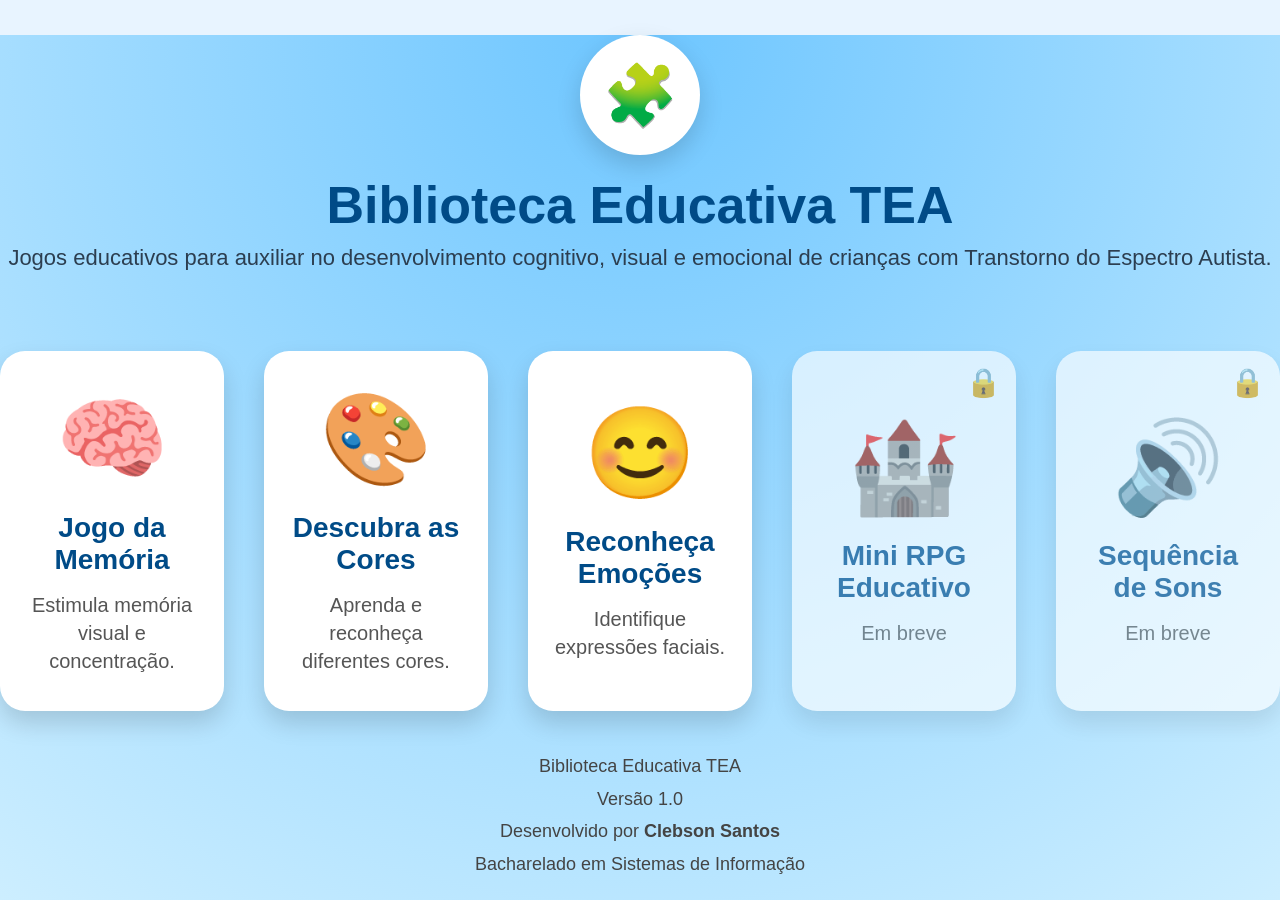
<file: index.html>
<!DOCTYPE html>
<html lang="pt-BR">

<head>

    <meta charset="UTF-8">
    <meta name="viewport" content="width=device-width, initial-scale=1.0">

    <title>Biblioteca TEA</title>

    <link rel="stylesheet" href="css/style.css">

</head>

<body>

    <div class="background"></div>

    <header>

        <div class="logo">

            🧩

        </div>

        <h1>Biblioteca Educativa TEA</h1>

        <p>
            Jogos educativos para auxiliar no desenvolvimento cognitivo,
            visual e emocional de crianças com Transtorno do Espectro Autista.
        </p>

    </header>


    <main>

        <div class="cards">

            <div class="card" onclick="abrirJogo('memoria')">

                <div class="icone">🧠</div>

                <h2>Jogo da Memória</h2>

                <p>Estimula memória visual e concentração.</p>

            </div>


            <div class="card" onclick="abrirJogo('cores')">

                <div class="icone">🎨</div>

                <h2>Descubra as Cores</h2>

                <p>Aprenda e reconheça diferentes cores.</p>

            </div>


            <div class="card" onclick="abrirJogo('emocoes')">

                <div class="icone">😊</div>

                <h2>Reconheça Emoções</h2>

                <p>Identifique expressões faciais.</p>

            </div>

            <div class="card bloqueado">

                <div class="cadeado">
                    🔒
                </div>

                <div class="icone">
                    🏰
                </div>

                <h2>Mini RPG Educativo</h2>

                <p>

                    Em breve

                </p>

            </div>

            <div class="card bloqueado">

                <div class="cadeado">
                    🔒
                </div>

                <div class="icone">
                    🔊
                </div>

                <h2>Sequência de Sons</h2>

                <p>

                    Em breve

                </p>

            </div>
        </div>

    </main>


    <footer>

        <div>

            Biblioteca Educativa TEA

        </div>

        <div>

            Versão 1.0

        </div>

        <div>

            Desenvolvido por
            <strong>Clebson Santos</strong>

        </div>

        <div>

            Bacharelado em Sistemas de Informação

        </div>

    </footer>

    <script src="js/app.js"></script>

</body>

</html>
</file>
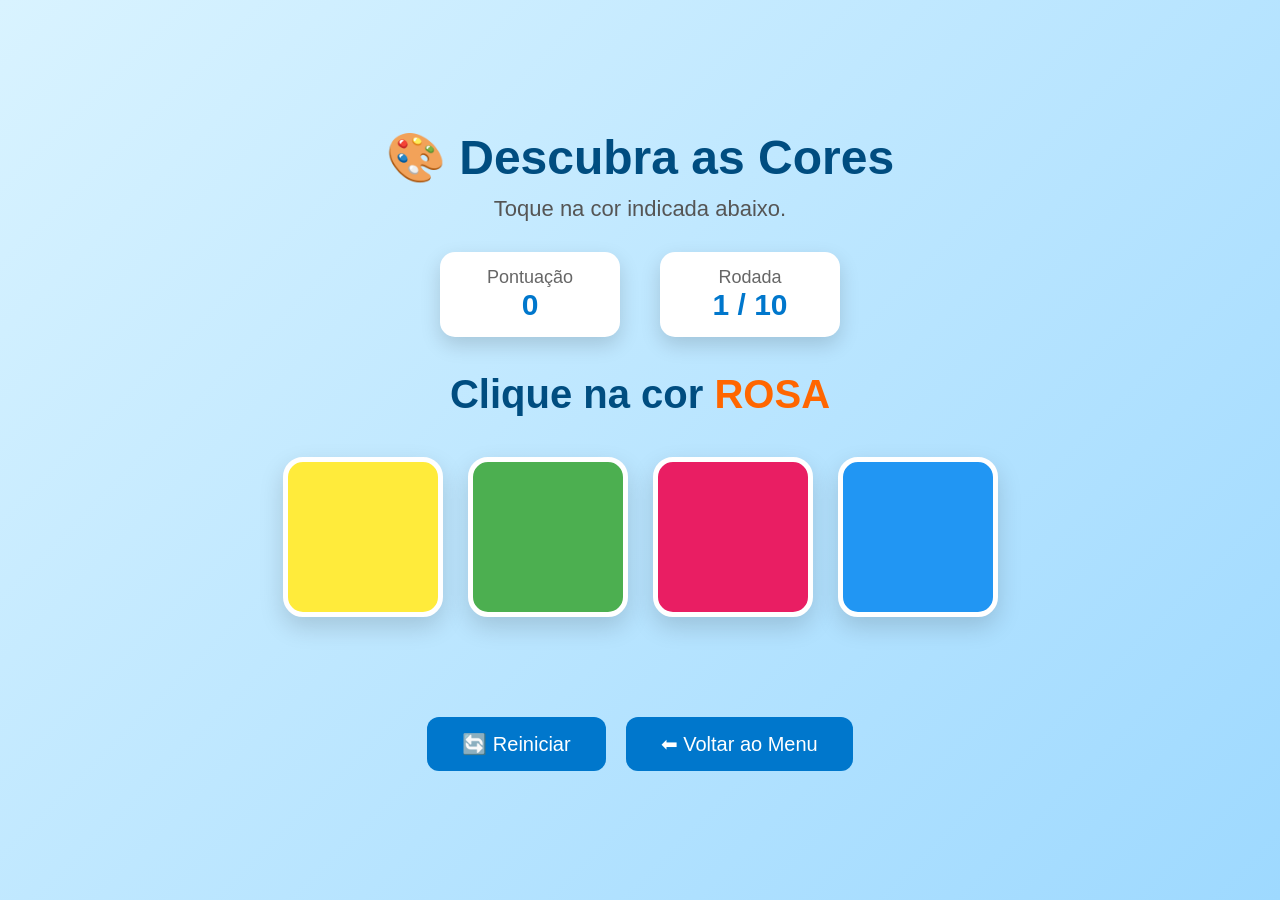
<file: jogos/cores/index.html>
<!DOCTYPE html>
<html lang="pt-BR">

<head>

    <meta charset="UTF-8">
    <meta name="viewport" content="width=device-width, initial-scale=1.0">

    <title>Descubra as Cores</title>

    <link rel="stylesheet" href="cores.css">

</head>

<body>

<div class="container">

    <header>

        <h1>🎨 Descubra as Cores</h1>

        <p class="descricao">
            Toque na cor indicada abaixo.
        </p>

    </header>


    <section class="painel">

        <div class="info">

            <span>Pontuação</span>

            <strong id="pontuacao">0</strong>

        </div>

        <div class="info">

            <span>Rodada</span>

            <strong id="rodada">1 / 10</strong>

        </div>

    </section>


    <section class="pergunta">

        <h2>

            Clique na cor

            <span id="nomeCor">
                AZUL
            </span>

        </h2>

    </section>


    <section id="tabuleiro" class="tabuleiro">

        <!-- Os botões coloridos serão criados pelo JavaScript -->

    </section>


    <section class="mensagem">

        <p id="mensagem"></p>

    </section>


    <section class="acoes">

        <button id="reiniciar">

            🔄 Reiniciar

        </button>

        <button id="voltar">

            ⬅ Voltar ao Menu

        </button>

    </section>

</div>


<!-- Tela Final -->

<div id="fimJogo" class="fim oculto">

    <div class="janela">

        <h2>🎉 Muito Bem!</h2>

        <p>Você terminou o jogo.</p>

        <p id="resultadoFinal"></p>

        <button id="jogarNovamente">

            Jogar Novamente

        </button>

    </div>

</div>

<script src="cores.js"></script>

</body>

</html>
</file>
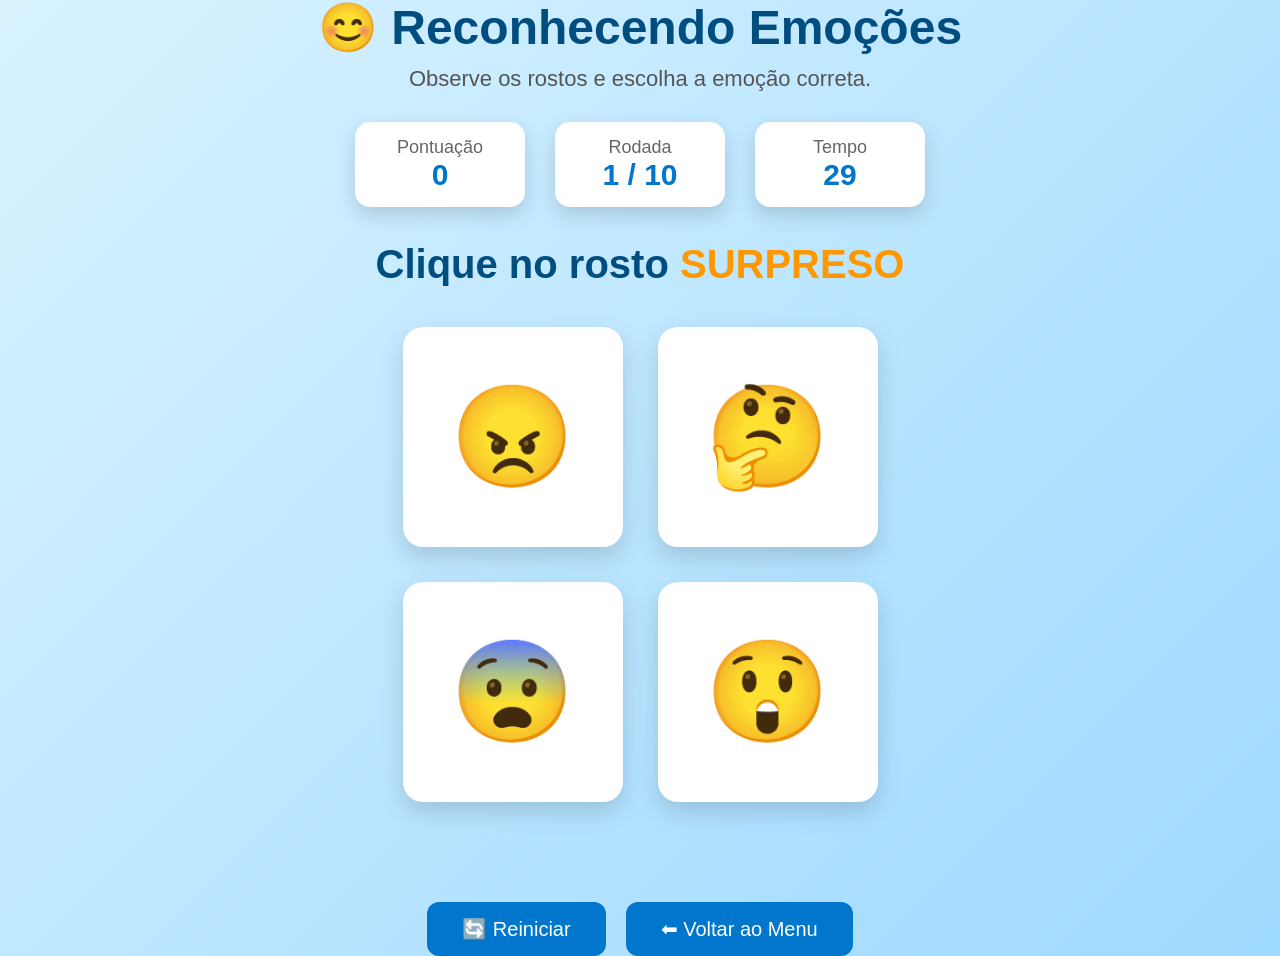
<file: jogos/emocoes/index.html>
<!DOCTYPE html>
<html lang="pt-BR">

<head>

    <meta charset="UTF-8">
    <meta name="viewport"
          content="width=device-width, initial-scale=1.0">

    <title>Reconhecendo Emoções</title>

    <link rel="stylesheet" href="emocoes.css">

</head>

<body>

<div class="container">

    <header>

        <h1>😊 Reconhecendo Emoções</h1>

        <p class="descricao">

            Observe os rostos e escolha a emoção correta.

        </p>

    </header>

    <section class="painel">

        <div class="info">

            <span>Pontuação</span>

            <strong id="pontuacao">0</strong>

        </div>

        <div class="info">

            <span>Rodada</span>

            <strong id="rodada">1 / 10</strong>

        </div>

        <div class="info">

            <span>Tempo</span>

            <strong id="tempo">30</strong>

        </div>

    </section>

    <section class="pergunta">

        <h2>

            Clique no rosto

            <span id="emocao">

                FELIZ

            </span>

        </h2>

    </section>

    <section
        id="tabuleiro"
        class="tabuleiro">

        <!-- Criado pelo JavaScript -->

    </section>

    <section class="mensagem">

        <p id="mensagem"></p>

    </section>

    <section class="acoes">

        <button id="reiniciar">

            🔄 Reiniciar

        </button>

        <button id="voltar">

            ⬅ Voltar ao Menu

        </button>

    </section>

</div>


<!-- Tela Final -->

<div
    id="fimJogo"
    class="fim oculto">

    <div class="janela">

        <h2>

            🎉 Parabéns!

        </h2>

        <p>

            Você concluiu o jogo.

        </p>

        <p id="resultadoFinal">

        </p>

        <button id="jogarNovamente">

            Jogar Novamente

        </button>

    </div>

</div>

<script src="emocoes.js"></script>

</body>

</html>
</file>
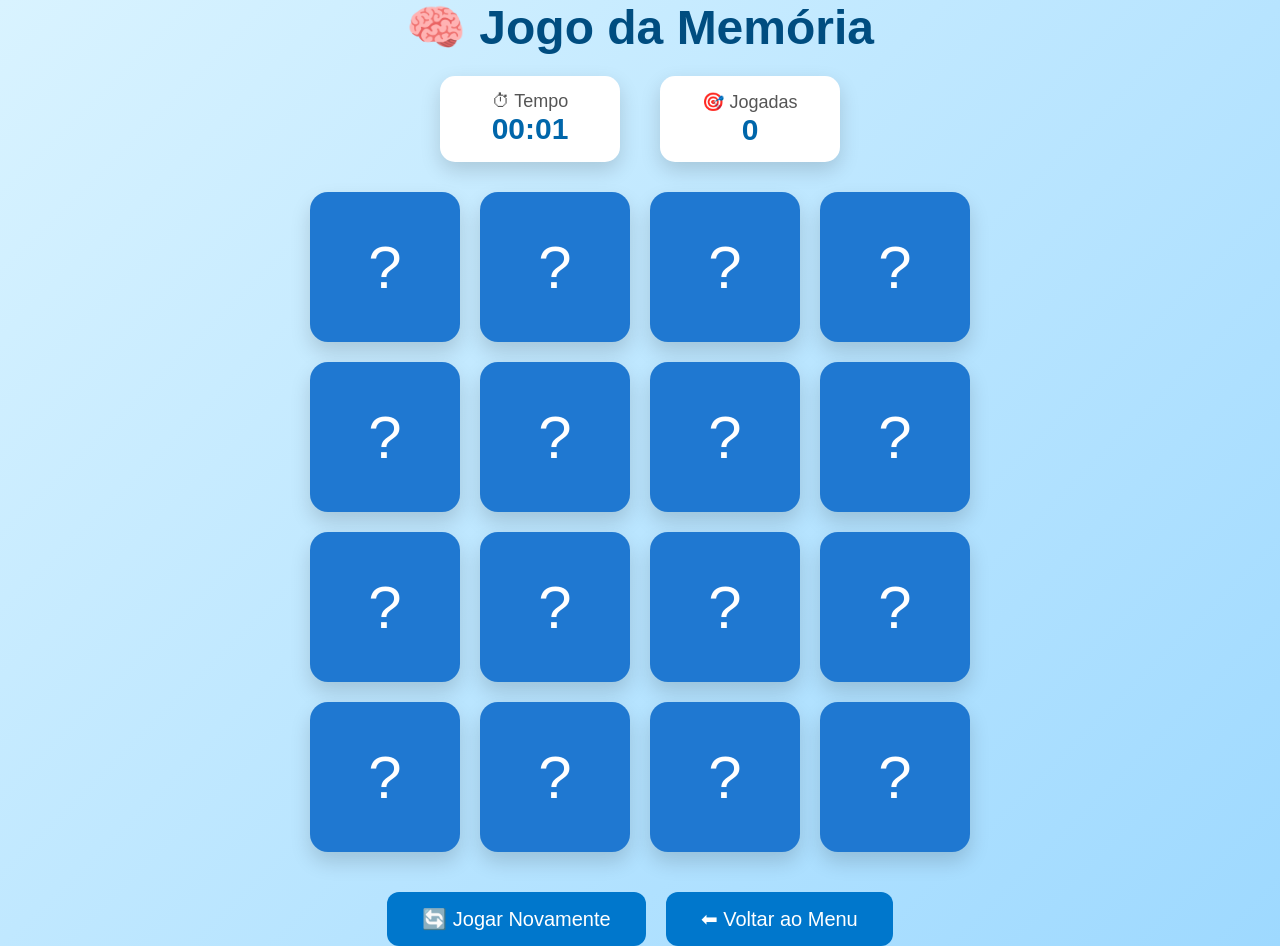
<file: jogos/memoria/index.html>
<!DOCTYPE html>
<html lang="pt-BR">

<head>

    <meta charset="UTF-8">
    <meta name="viewport" content="width=device-width, initial-scale=1.0">

    <title>Jogo da Memória</title>

    <link rel="stylesheet" href="memoria.css">

</head>

<body>

<div class="container">

    <header>

        <h1>🧠 Jogo da Memória</h1>

        <div class="painel">

            <div class="info">
                <span>⏱ Tempo</span>
                <strong id="tempo">00:00</strong>
            </div>

            <div class="info">
                <span>🎯 Jogadas</span>
                <strong id="jogadas">0</strong>
            </div>

        </div>

    </header>

    <main>

        <div id="tabuleiro" class="tabuleiro">

            <!-- As cartas serão criadas automaticamente pelo JavaScript -->

        </div>

    </main>

    <div class="acoes">

        <button id="reiniciar">
            🔄 Jogar Novamente
        </button>

        <button id="voltar">
            ⬅ Voltar ao Menu
        </button>

    </div>

</div>


<!-- Tela de vitória -->

<div id="vitoria" class="vitoria oculto">

    <div class="janela">

        <h2>🎉 Parabéns!</h2>

        <p>Você encontrou todos os pares.</p>

        <p id="resultadoFinal"></p>

        <button id="jogarNovamente">
            Jogar Novamente
        </button>

    </div>

</div>


<script src="memoria.js"></script>

</body>

</html>
</file>
<file: css/style.css>
*{

    margin:0;
    padding:0;
    box-sizing:border-box;

}

body{

    font-family:Arial, Helvetica, sans-serif;

    background:#e8f4ff;

    overflow:hidden;

}

.background{

    position:fixed;

    width:100%;
    height:100%;

    background:

    radial-gradient(circle at top,#6ec6ff,#cfefff);

    z-index:-1;

}

header{

    text-align:center;

    margin-top:35px;

}

header h1{

    color:#004b87;

    font-size:52px;

}

header p{

    color:#2c3e50;

    margin-top:10px;

    font-size:22px;

}

.cards{

    display:flex;

    justify-content:center;

    align-items:center;

    gap:40px;

    margin-top:80px;

}

.card{

    width:320px;

    height:360px;

    background:white;

    border-radius:25px;

    cursor:pointer;

    transition:.25s;

    box-shadow:0 12px 25px rgba(0,0,0,.15);

    display:flex;

    flex-direction:column;

    justify-content:center;

    align-items:center;

    text-align:center;

    padding:25px;

}

.card:hover{

    transform:translateY(-12px);

    box-shadow:0 20px 35px rgba(0,0,0,.20);

}

.icone{

    font-size:90px;

    margin-bottom:20px;

}

.card h2{

    color:#004b87;

    margin-bottom:15px;

    font-size:28px;

}

.card p{

    color:#555;

    font-size:20px;

    line-height:1.4;

}

footer{

    position:absolute;

    bottom:20px;

    width:100%;

    text-align:center;

    color:#555;

    font-size:18px;

}

.logo{

    width:120px;

    height:120px;

    margin:auto;

    border-radius:50%;

    background:white;

    display:flex;

    justify-content:center;

    align-items:center;

    font-size:60px;

    box-shadow:0 10px 25px rgba(0,0,0,.15);

    margin-bottom:20px;

}

.cadeado{

    position:absolute;

    top:15px;

    right:15px;

    font-size:28px;

}

.card{

    position:relative;

}

.bloqueado{

    opacity:.65;

    cursor:not-allowed;

}

.bloqueado:hover{

    transform:none;

}

footer{

    margin-top:60px;

    text-align:center;

    color:#444;

    font-size:18px;

    line-height:1.8;

}
</file>
<file: jogos/cores/cores.css>
/* ===========================
   RESET
=========================== */

*{
    margin:0;
    padding:0;
    box-sizing:border-box;
}

body{

    font-family:Arial, Helvetica, sans-serif;

    background:linear-gradient(135deg,#d9f3ff,#9ed9ff);

    min-height:100vh;

    display:flex;

    justify-content:center;

    align-items:center;

}

/* ===========================
   CONTAINER
=========================== */

.container{

    width:95%;
    max-width:1200px;

    text-align:center;

}

/* ===========================
   CABEÇALHO
=========================== */

header h1{

    font-size:48px;

    color:#004d80;

    margin-bottom:10px;

}

.descricao{

    font-size:22px;

    color:#555;

    margin-bottom:30px;

}

/* ===========================
   PAINEL
=========================== */

.painel{

    display:flex;

    justify-content:center;

    gap:40px;

    margin-bottom:35px;

}

.info{

    background:white;

    padding:15px 30px;

    border-radius:15px;

    min-width:180px;

    box-shadow:0 8px 20px rgba(0,0,0,.15);

}

.info span{

    display:block;

    color:#666;

    font-size:18px;

}

.info strong{

    font-size:30px;

    color:#0077cc;

}

/* ===========================
   PERGUNTA
=========================== */

.pergunta{

    margin-bottom:40px;

}

.pergunta h2{

    font-size:40px;

    color:#004d80;

}

#nomeCor{

    color:#ff6600;

    text-transform:uppercase;

}

/* ===========================
   TABULEIRO
=========================== */

.tabuleiro{

    display:grid;

    grid-template-columns:repeat(4,160px);

    gap:25px;

    justify-content:center;

    margin-bottom:35px;

}

/* ===========================
   BOTÕES DAS CORES
=========================== */

.cor{

    width:160px;

    height:160px;

    border-radius:20px;

    cursor:pointer;

    border:5px solid white;

    transition:.25s;

    box-shadow:0 10px 25px rgba(0,0,0,.15);

}

.cor:hover{

    transform:scale(1.08);

    box-shadow:0 18px 30px rgba(0,0,0,.25);

}

/* ===========================
   MENSAGEM
=========================== */

.mensagem{

    height:45px;

    margin-bottom:20px;

}

#mensagem{

    font-size:26px;

    font-weight:bold;

    color:#004d80;

}

/* ===========================
   BOTÕES
=========================== */

.acoes{

    display:flex;

    justify-content:center;

    gap:20px;

}

button{

    background:#0077cc;

    color:white;

    border:none;

    border-radius:12px;

    padding:15px 35px;

    font-size:20px;

    cursor:pointer;

    transition:.25s;

}

button:hover{

    background:#005fa3;

    transform:scale(1.05);

}

/* ===========================
   TELA FINAL
=========================== */

.fim{

    position:fixed;

    inset:0;

    background:rgba(0,0,0,.55);

    display:flex;

    justify-content:center;

    align-items:center;

}

.oculto{

    display:none;

}

.janela{

    width:500px;

    background:white;

    padding:40px;

    border-radius:20px;

    text-align:center;

    box-shadow:0 15px 35px rgba(0,0,0,.30);

}

.janela h2{

    font-size:42px;

    color:#0077cc;

    margin-bottom:20px;

}

.janela p{

    font-size:24px;

    color:#555;

    margin:15px 0;

}

.janela button{

    margin-top:20px;

}

/* ===========================
   RESPONSIVO
=========================== */

@media(max-width:900px){

    .tabuleiro{

        grid-template-columns:repeat(2,160px);

    }

}
</file>
<file: jogos/emocoes/emocoes.css>
/* ===========================
   RESET
=========================== */

*{
    margin:0;
    padding:0;
    box-sizing:border-box;
}

body{

    font-family:Arial, Helvetica, sans-serif;

    background:linear-gradient(135deg,#d9f3ff,#9ed9ff);

    min-height:100vh;

    display:flex;

    justify-content:center;

    align-items:center;

}

/* ===========================
   CONTAINER
=========================== */

.container{

    width:95%;
    max-width:1200px;

    text-align:center;

}

/* ===========================
   CABEÇALHO
=========================== */

header h1{

    font-size:48px;

    color:#004d80;

    margin-bottom:10px;

}

.descricao{

    font-size:22px;

    color:#555;

    margin-bottom:30px;

}

/* ===========================
   PAINEL
=========================== */

.painel{

    display:flex;

    justify-content:center;

    gap:30px;

    margin-bottom:35px;

}

.info{

    background:white;

    padding:15px 30px;

    border-radius:15px;

    min-width:170px;

    box-shadow:0 8px 20px rgba(0,0,0,.15);

}

.info span{

    display:block;

    font-size:18px;

    color:#666;

}

.info strong{

    font-size:30px;

    color:#0077cc;

}

/* ===========================
   PERGUNTA
=========================== */

.pergunta{

    margin-bottom:40px;

}

.pergunta h2{

    font-size:40px;

    color:#004d80;

}

#emocao{

    color:#ff9800;

    font-weight:bold;

}

/* ===========================
   TABULEIRO
=========================== */

.tabuleiro{

    display:grid;

    grid-template-columns:repeat(2,220px);

    gap:35px;

    justify-content:center;

    margin-bottom:35px;

}

/* ===========================
   CARTÕES
=========================== */

.cartao{

    width:220px;

    height:220px;

    background:white;

    border-radius:20px;

    cursor:pointer;

    display:flex;

    justify-content:center;

    align-items:center;

    font-size:100px;

    transition:.25s;

    box-shadow:0 10px 25px rgba(0,0,0,.15);

    border:5px solid transparent;

}

.cartao:hover{

    transform:scale(1.08);

    border-color:#2196f3;

    box-shadow:0 20px 35px rgba(0,0,0,.25);

}

/* ===========================
   MENSAGEM
=========================== */

.mensagem{

    height:45px;

    margin-bottom:20px;

}

#mensagem{

    font-size:26px;

    font-weight:bold;

    color:#004d80;

}

/* ===========================
   BOTÕES
=========================== */

.acoes{

    display:flex;

    justify-content:center;

    gap:20px;

}

button{

    background:#0077cc;

    color:white;

    border:none;

    border-radius:12px;

    padding:15px 35px;

    font-size:20px;

    cursor:pointer;

    transition:.25s;

}

button:hover{

    background:#005fa3;

    transform:scale(1.05);

}

/* ===========================
   TELA FINAL
=========================== */

.fim{

    position:fixed;

    inset:0;

    display:flex;

    justify-content:center;

    align-items:center;

    background:rgba(0,0,0,.55);

}

.oculto{

    display:none;

}

.janela{

    width:520px;

    background:white;

    padding:40px;

    border-radius:20px;

    text-align:center;

    box-shadow:0 20px 40px rgba(0,0,0,.3);

}

.janela h2{

    font-size:42px;

    color:#0077cc;

    margin-bottom:20px;

}

.janela p{

    font-size:24px;

    color:#555;

    margin:15px 0;

}

.janela button{

    margin-top:20px;

}

/* ===========================
   RESPONSIVO
=========================== */

@media(max-width:900px){

    .tabuleiro{

        grid-template-columns:repeat(2,170px);

    }

    .cartao{

        width:170px;

        height:170px;

        font-size:80px;

    }

}
</file>
<file: jogos/memoria/memoria.css>
/* ===========================
   RESET
=========================== */

*{
    margin:0;
    padding:0;
    box-sizing:border-box;
}

body{

    font-family:Arial, Helvetica, sans-serif;

    background:linear-gradient(135deg,#d9f3ff,#9ed9ff);

    min-height:100vh;

    display:flex;

    justify-content:center;

    align-items:center;

}

/* ===========================
   CONTAINER
=========================== */

.container{

    width:95%;
    max-width:1200px;

}

header{

    text-align:center;

    margin-bottom:30px;

}

header h1{

    font-size:48px;

    color:#004d80;

    margin-bottom:20px;

}

/* ===========================
   PAINEL
=========================== */

.painel{

    display:flex;

    justify-content:center;

    gap:40px;

}

.info{

    background:white;

    padding:15px 30px;

    border-radius:15px;

    box-shadow:0 8px 20px rgba(0,0,0,.15);

    min-width:180px;

}

.info span{

    display:block;

    color:#555;

    font-size:18px;

}

.info strong{

    font-size:30px;

    color:#0066aa;

}

/* ===========================
   TABULEIRO
=========================== */

.tabuleiro{

    display:grid;

    grid-template-columns:repeat(4,150px);

    gap:20px;

    justify-content:center;

}

/* ===========================
   CARTA
=========================== */

.carta{

    width:150px;

    height:150px;

    position:relative;

    cursor:pointer;

    transform-style:preserve-3d;

    transition:transform .5s;

}

.carta.virada{

    transform:rotateY(180deg);

}

.face{

    position:absolute;

    width:100%;
    height:100%;

    border-radius:18px;

    display:flex;

    justify-content:center;

    align-items:center;

    backface-visibility:hidden;

    font-size:70px;

}

.frente{

    background:white;

    transform:rotateY(180deg);

    box-shadow:0 10px 20px rgba(0,0,0,.15);

}

.verso{

    background:#1f78d1;

    color:white;

    font-size:60px;

    box-shadow:0 10px 20px rgba(0,0,0,.15);

}

/* ===========================
   CARTA ENCONTRADA
=========================== */

.carta.encontrada{

    pointer-events:none;

}

.carta.encontrada .frente{

    background:#a5f3a5;

}

/* ===========================
   BOTÕES
=========================== */

.acoes{

    margin-top:40px;

    display:flex;

    justify-content:center;

    gap:20px;

}

button{

    border:none;

    padding:15px 35px;

    border-radius:12px;

    font-size:20px;

    cursor:pointer;

    transition:.25s;

    background:#0077cc;

    color:white;

}

button:hover{

    transform:scale(1.05);

    background:#005fa3;

}

/* ===========================
   TELA DE VITÓRIA
=========================== */

.vitoria{

    position:fixed;

    inset:0;

    background:rgba(0,0,0,.55);

    display:flex;

    justify-content:center;

    align-items:center;

}

.oculto{

    display:none;

}

.janela{

    background:white;

    width:500px;

    padding:40px;

    border-radius:20px;

    text-align:center;

    box-shadow:0 15px 40px rgba(0,0,0,.3);

}

.janela h2{

    color:#1f78d1;

    margin-bottom:20px;

    font-size:40px;

}

.janela p{

    margin:10px 0;

    font-size:22px;

    color:#555;

}

.janela button{

    margin-top:20px;

}

/* ===========================
   RESPONSIVO
=========================== */

@media(max-width:900px){

    .tabuleiro{

        grid-template-columns:repeat(4,110px);

    }

    .carta{

        width:110px;

        height:110px;

    }

    .face{

        font-size:50px;

    }

}
</file>
